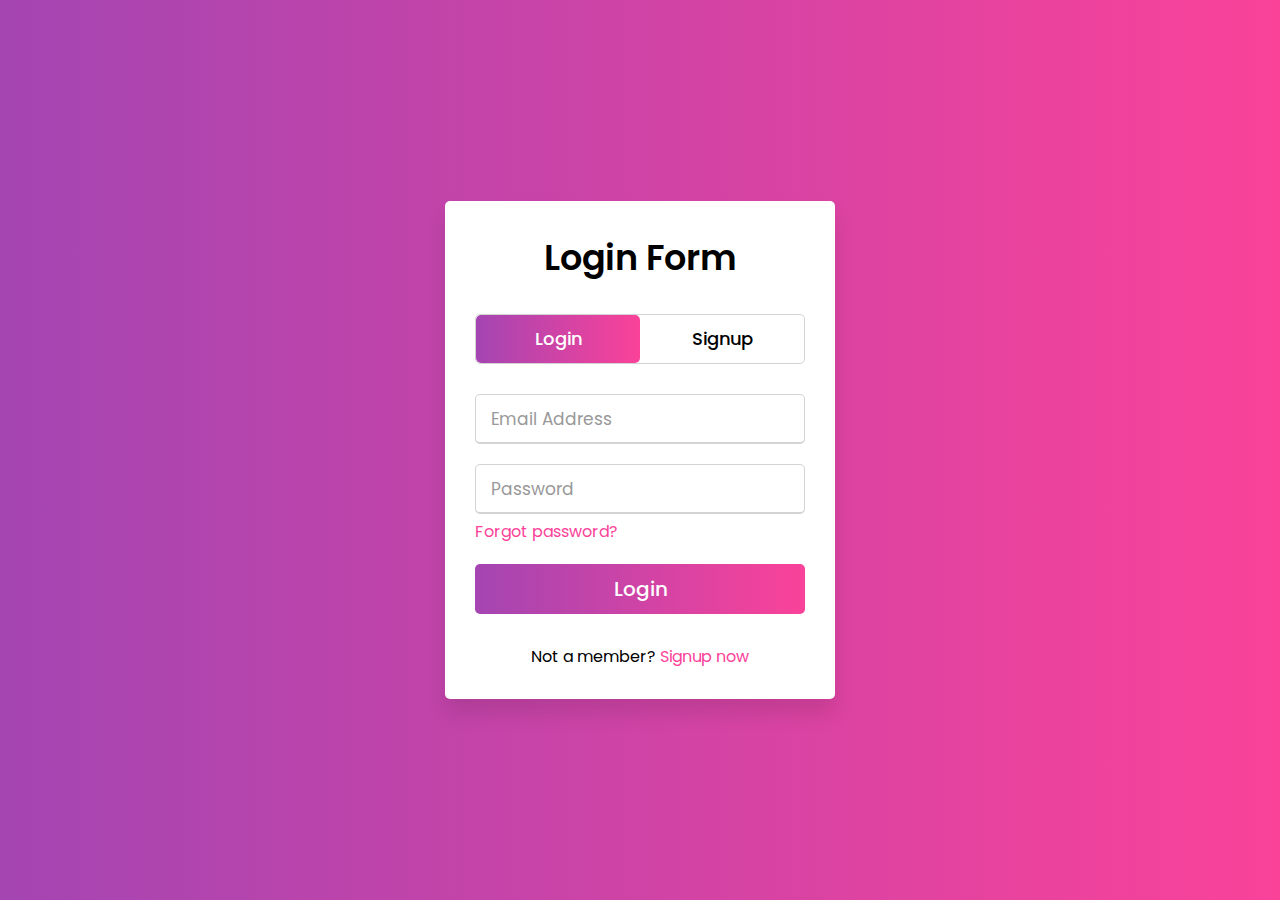
<file: LOGIN.html>
<!DOCTYPE html>
<html>
   <head>
      <meta charset="utf-8">
      <title>Login and Registration Form in HTML | CodingNepal</title>
      <link rel="stylesheet" href="styleLOG.css">
      <meta name="viewport" content="width=device-width, initial-scale=1.0">
   </head>
   <body>
      <div class="wrapper">
         <div class="title-text">
            <div class="title login">
               Login Form
            </div>
            <div class="title signup">
               Signup Form
            </div>
         </div>
         <div class="form-container">
            <div class="slide-controls">
               <input type="radio" name="slide" id="login" checked>
               <input type="radio" name="slide" id="signup">
               <label for="login" class="slide login">Login</label>
               <label for="signup" class="slide signup">Signup</label>
               <div class="slider-tab"></div>
            </div>
            <div class="form-inner">
               <form action="check.php" method="POST" class="login">
                  <div class="field">
                     <input type="text" placeholder="Email Address" name="email1" required>
                  </div>
                  <div class="field">
                     <input type="password" placeholder="Password" name="password1" required>
                  </div>
                  <div class="pass-link">
                     <a href="#">Forgot password?</a>
                  </div>
                  <div class="field btn">
                     <div class="btn-layer"></div>
                     <input type="submit" value="Login">
                  </div>
                  <div class="signup-link">
                     Not a member? <a href="">Signup now</a>
                  </div>
               </form>
               <form action="insert.php" method="POST" class="signup">
                  <div class="field">
                     <input type="text" placeholder="Email Address" name="email" required>
                  </div>
                  <div class="field">
                     <input type="password" placeholder="Password" name="password" required>
                  </div>
                  <div class="field">
                     <input type="password" placeholder="Confirm password" name="confirm" required>
                  </div>
                  <div class="field btn">
                     <div class="btn-layer"></div>
                     <input type="submit" value="Signup">
                  </div>
               </form>
            </div>
         </div>
      </div>
      <script>
         const loginText = document.querySelector(".title-text .login");
         const loginForm = document.querySelector("form.login");
         const loginBtn = document.querySelector("label.login");
         const signupBtn = document.querySelector("label.signup");
         const signupLink = document.querySelector("form .signup-link a");
         signupBtn.onclick = (()=>{
           loginForm.style.marginLeft = "-50%";
           loginText.style.marginLeft = "-50%";
         });
         loginBtn.onclick = (()=>{
           loginForm.style.marginLeft = "0%";
           loginText.style.marginLeft = "0%";
         });
         signupLink.onclick = (()=>{
           signupBtn.click();
           return false;
         });
      </script>
   </body>
</html>
</file>
<file: styleLOG.css>
@import url('https://fonts.googleapis.com/css?family=Poppins:400,500,600,700&display=swap');
*{
  margin: 0;
  padding: 0;
  box-sizing: border-box;
  font-family: 'Poppins', sans-serif;
}
html,body{
  display: grid;
  height: 100%;
  width: 100%;
  place-items: center;
  background: -webkit-linear-gradient(left, #a445b2, #fa4299);
}
::selection{
  background: #fa4299;
  color: #fff;
}
.wrapper{
  overflow: hidden;
  max-width: 390px;
  background: #fff;
  padding: 30px;
  border-radius: 5px;
  box-shadow: 0px 15px 20px rgba(0,0,0,0.1);
}
.wrapper .title-text{
  display: flex;
  width: 200%;
}
.wrapper .title{
  width: 50%;
  font-size: 35px;
  font-weight: 600;
  text-align: center;
  transition: all 0.6s cubic-bezier(0.68,-0.55,0.265,1.55);
}
.wrapper .slide-controls{
  position: relative;
  display: flex;
  height: 50px;
  width: 100%;
  overflow: hidden;
  margin: 30px 0 10px 0;
  justify-content: space-between;
  border: 1px solid lightgrey;
  border-radius: 5px;
}
.slide-controls .slide{
  height: 100%;
  width: 100%;
  color: #fff;
  font-size: 18px;
  font-weight: 500;
  text-align: center;
  line-height: 48px;
  cursor: pointer;
  z-index: 1;
  transition: all 0.6s ease;
}
.slide-controls label.signup{
  color: #000;
}
.slide-controls .slider-tab{
  position: absolute;
  height: 100%;
  width: 50%;
  left: 0;
  z-index: 0;
  border-radius: 5px;
  background: -webkit-linear-gradient(left, #a445b2, #fa4299);
  transition: all 0.6s cubic-bezier(0.68,-0.55,0.265,1.55);
}
input[type="radio"]{
  display: none;
}
#signup:checked ~ .slider-tab{
  left: 50%;
}
#signup:checked ~ label.signup{
  color: #fff;
  cursor: default;
  user-select: none;
}
#signup:checked ~ label.login{
  color: #000;
}
#login:checked ~ label.signup{
  color: #000;
}
#login:checked ~ label.login{
  cursor: default;
  user-select: none;
}
.wrapper .form-container{
  width: 100%;
  overflow: hidden;
}
.form-container .form-inner{
  display: flex;
  width: 200%;
}
.form-container .form-inner form{
  width: 50%;
  transition: all 0.6s cubic-bezier(0.68,-0.55,0.265,1.55);
}
.form-inner form .field{
  height: 50px;
  width: 100%;
  margin-top: 20px;
}
.form-inner form .field input{
  height: 100%;
  width: 100%;
  outline: none;
  padding-left: 15px;
  border-radius: 5px;
  border: 1px solid lightgrey;
  border-bottom-width: 2px;
  font-size: 17px;
  transition: all 0.3s ease;
}
.form-inner form .field input:focus{
  border-color: #fc83bb;
  /* box-shadow: inset 0 0 3px #fb6aae; */
}
.form-inner form .field input::placeholder{
  color: #999;
  transition: all 0.3s ease;
}
form .field input:focus::placeholder{
  color: #b3b3b3;
}
.form-inner form .pass-link{
  margin-top: 5px;
}
.form-inner form .signup-link{
  text-align: center;
  margin-top: 30px;
}
.form-inner form .pass-link a,
.form-inner form .signup-link a{
  color: #fa4299;
  text-decoration: none;
}
.form-inner form .pass-link a:hover,
.form-inner form .signup-link a:hover{
  text-decoration: underline;
}
form .btn{
  height: 50px;
  width: 100%;
  border-radius: 5px;
  position: relative;
  overflow: hidden;
}
form .btn .btn-layer{
  height: 100%;
  width: 300%;
  position: absolute;
  left: -100%;
  background: -webkit-linear-gradient(right, #a445b2, #fa4299, #a445b2, #fa4299);
  border-radius: 5px;
  transition: all 0.4s ease;;
}
form .btn:hover .btn-layer{
  left: 0;
}
form .btn input[type="submit"]{
  height: 100%;
  width: 100%;
  z-index: 1;
  position: relative;
  background: none;
  border: none;
  color: #fff;
  padding-left: 0;
  border-radius: 5px;
  font-size: 20px;
  font-weight: 500;
  cursor: pointer;
}
</file>
